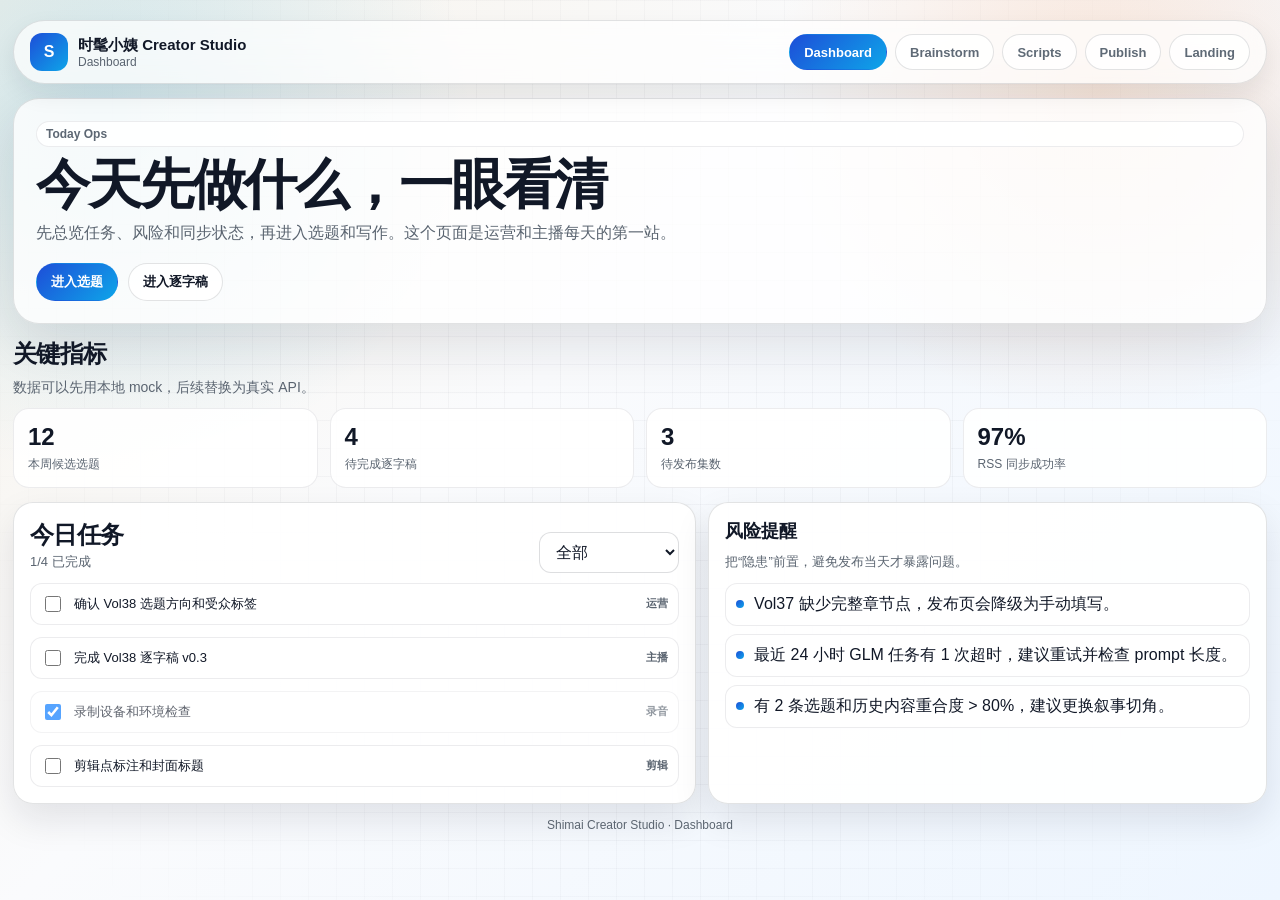
<file: index.html>
<!doctype html>
<html lang="zh-CN">
<head>
  <meta charset="utf-8" />
  <meta name="viewport" content="width=device-width, initial-scale=1" />
  <title>Podcast Creator</title>
  <meta http-equiv="refresh" content="0; url=shimai_creator_studio_app/pages/dashboard.html" />
</head>
<body>
  <p>Redirecting to <a href="shimai_creator_studio_app/pages/dashboard.html">Creator Studio Dashboard</a>...</p>
</body>
</html>
</file>
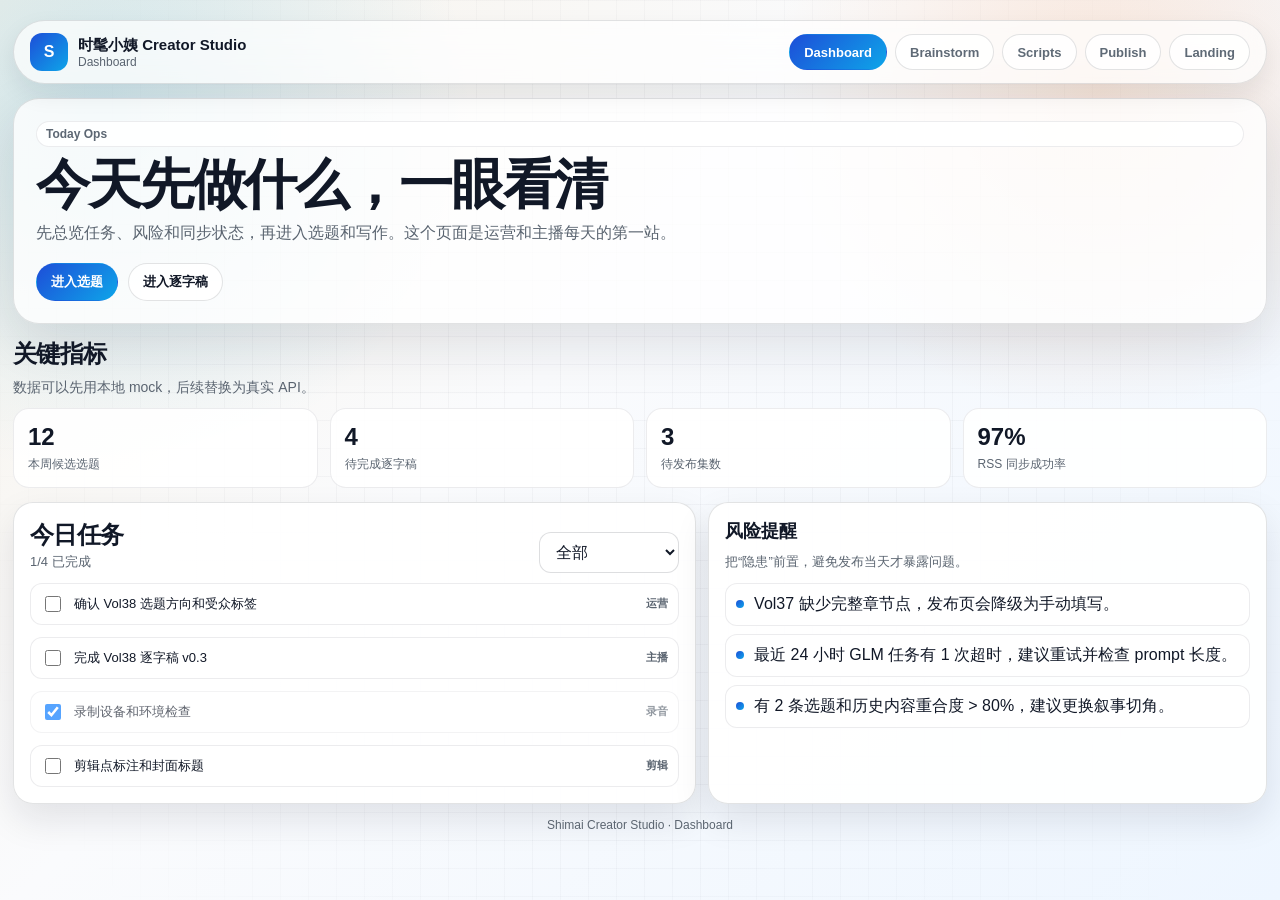
<file: shimai_creator_studio_app/index.html>
<!doctype html>
<html lang="zh-CN">
<head>
  <meta charset="utf-8" />
  <meta name="viewport" content="width=device-width, initial-scale=1" />
  <title>Shimai Creator Studio App</title>
  <meta http-equiv="refresh" content="0; url=pages/dashboard.html" />
</head>
<body>
  <p>Redirecting to <a href="pages/dashboard.html">Dashboard</a>...</p>
</body>
</html>
</file>
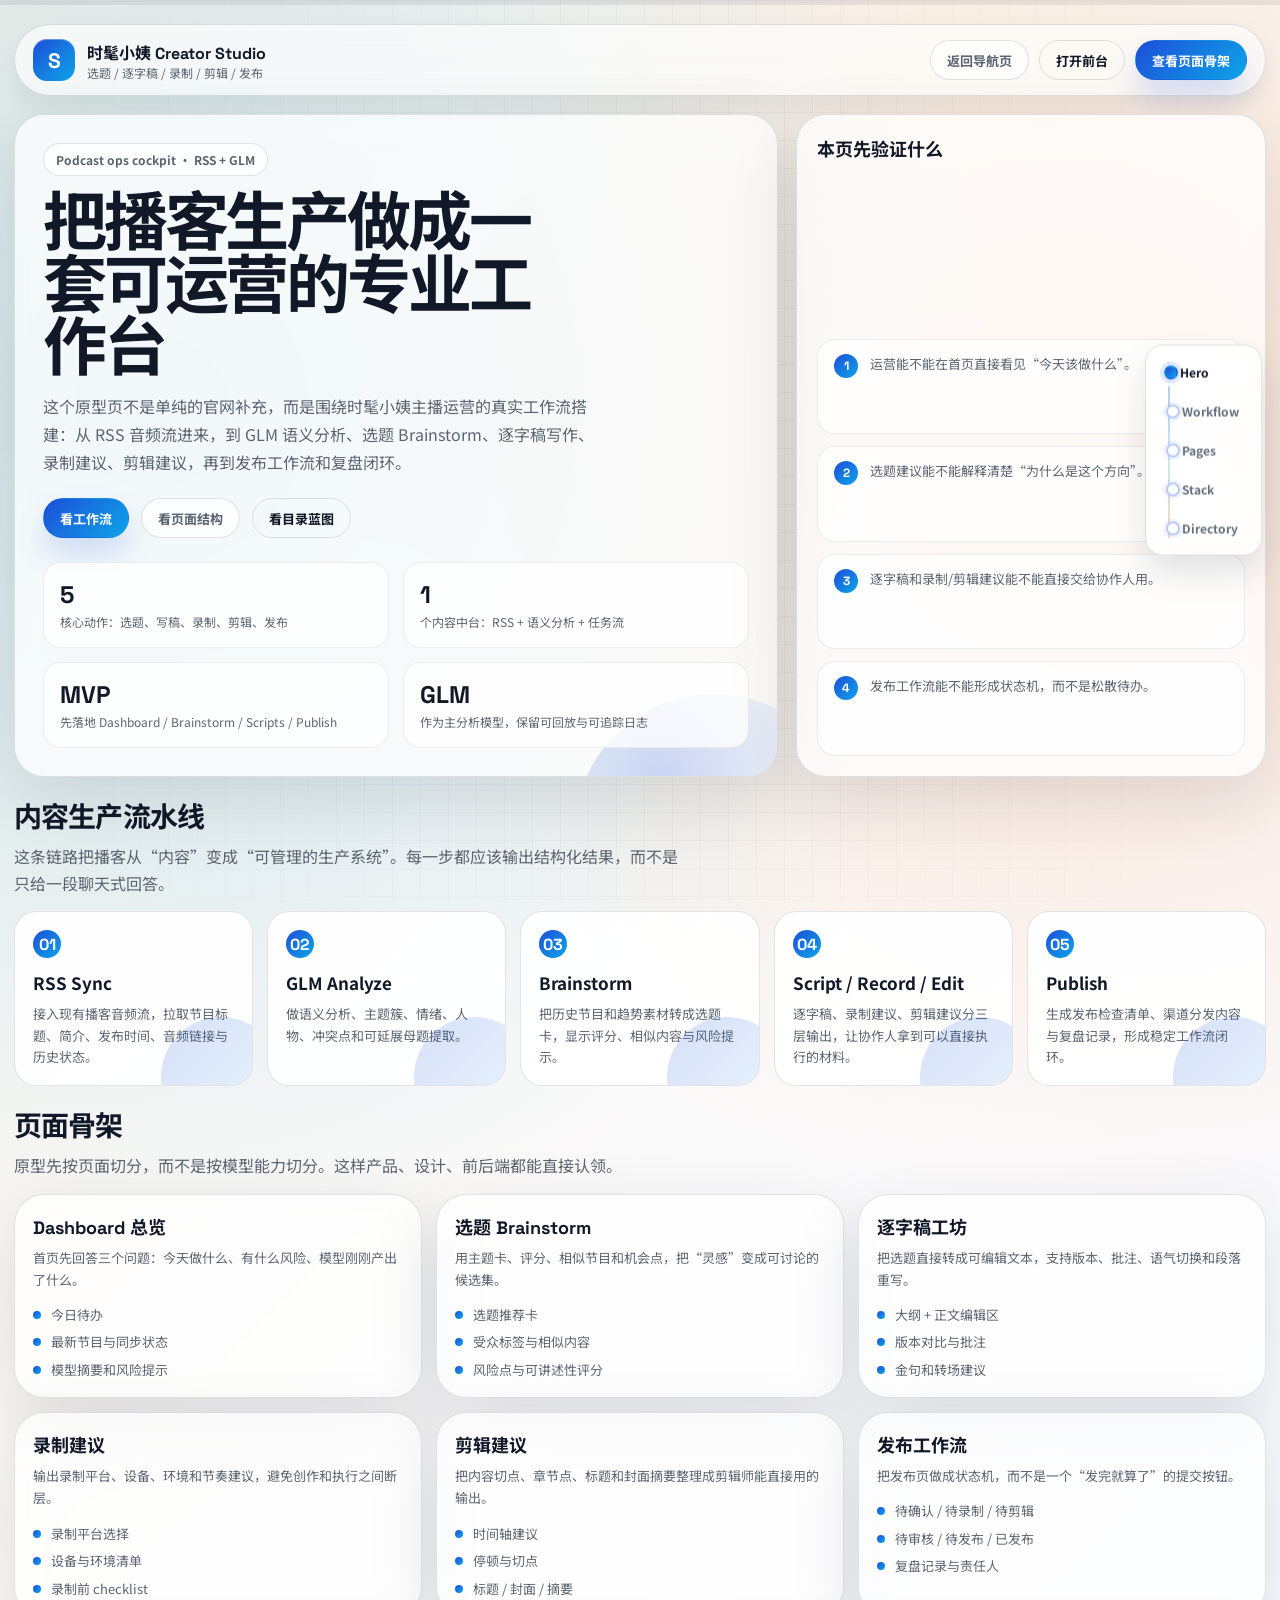
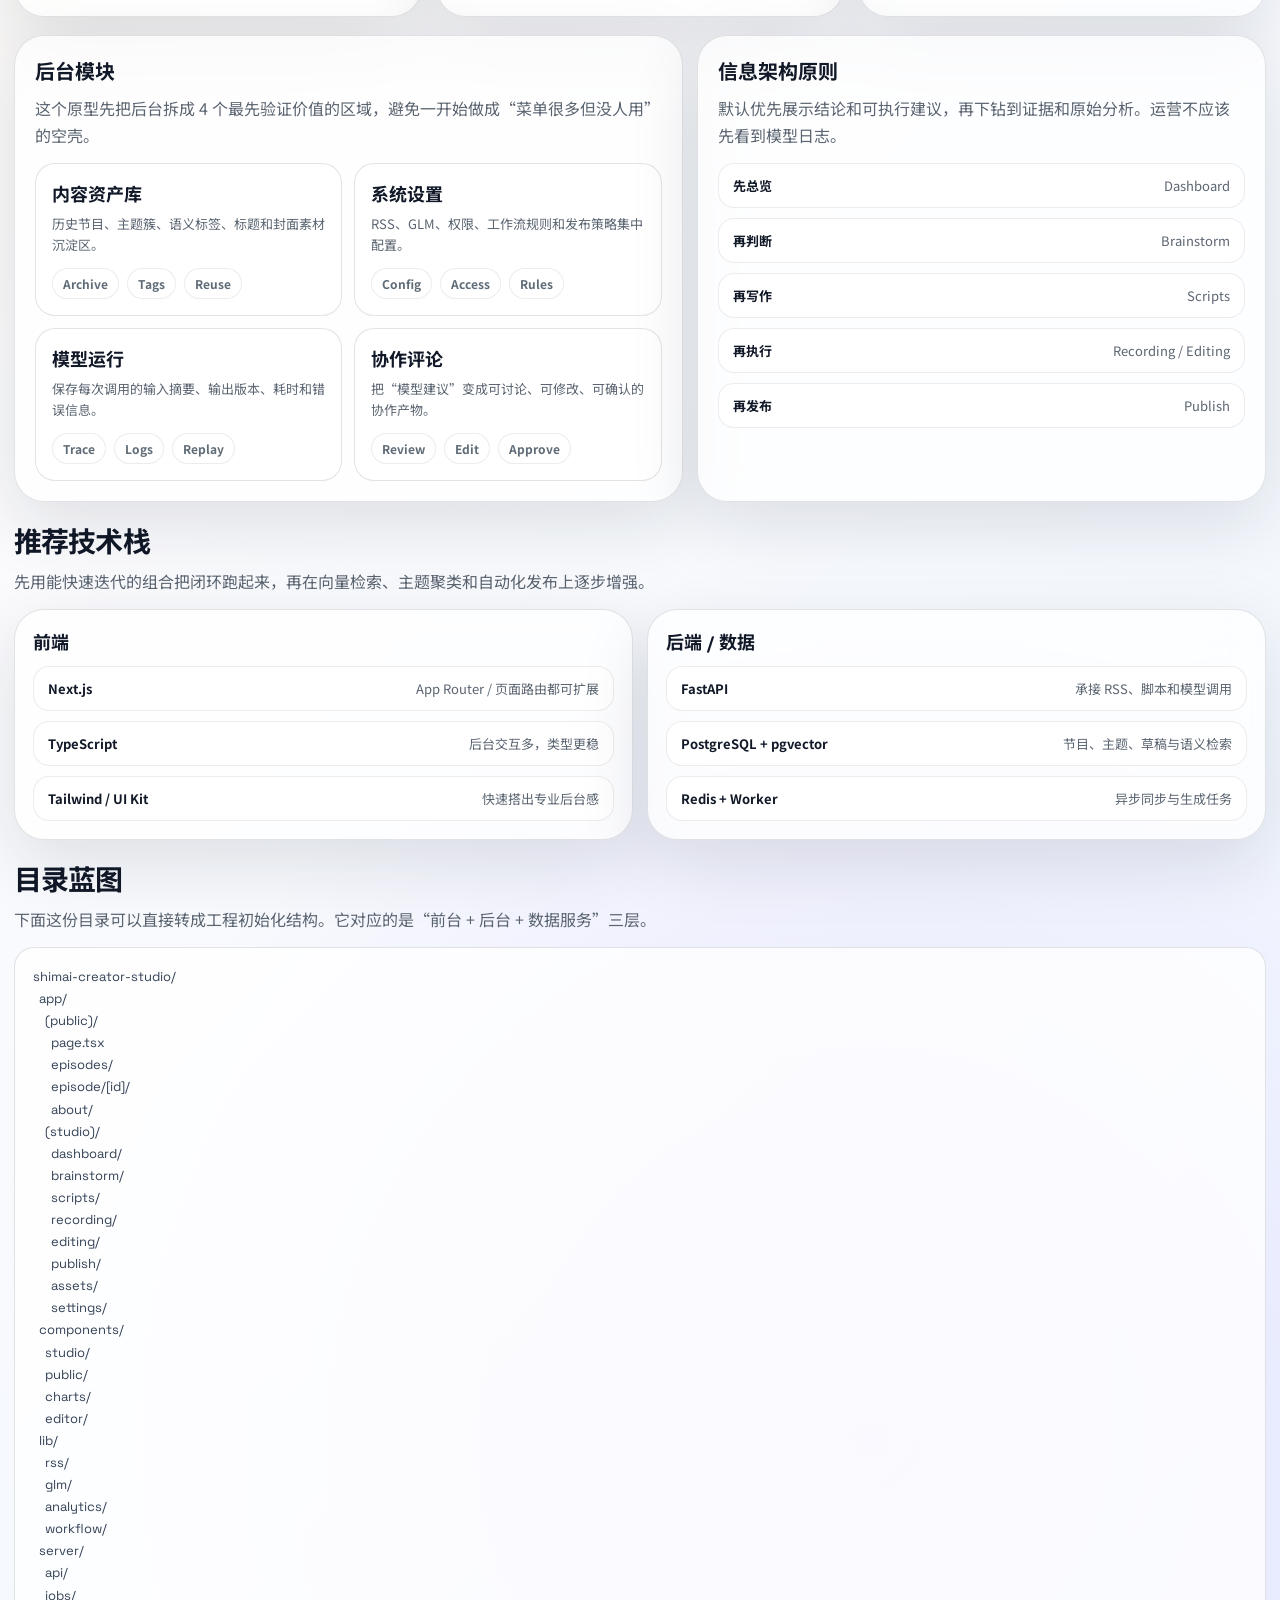
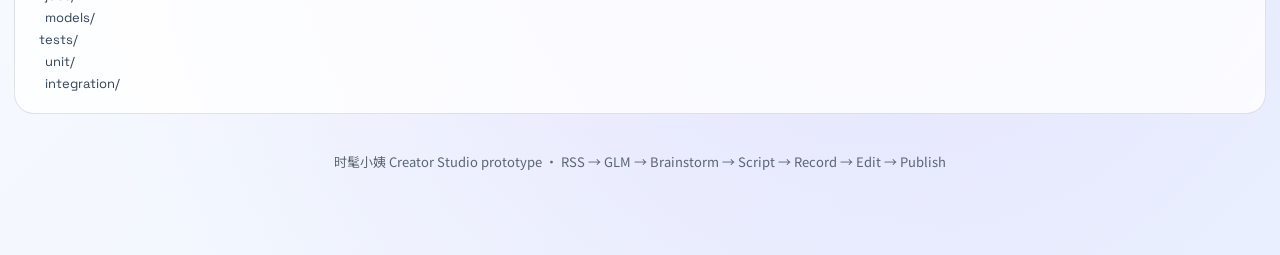
<file: shimai_creator_studio.html>
<!doctype html>
<html lang="zh-CN">
<head>
  <meta charset="utf-8" />
  <meta name="viewport" content="width=device-width, initial-scale=1" />
  <title>时髦小姨 Creator Studio</title>
  <link rel="preconnect" href="https://fonts.googleapis.com" />
  <link rel="preconnect" href="https://fonts.gstatic.com" crossorigin />
  <link href="https://fonts.googleapis.com/css2?family=Space+Grotesk:wght@400;500;700;800&family=Noto+Sans+SC:wght@400;500;700;900&display=swap" rel="stylesheet" />
  <style>
    :root {
      --bg: #f7f1e7;
      --bg-2: #eef6ff;
      --ink: #111827;
      --muted: #5b6571;
      --line: rgba(17, 24, 39, 0.12);
      --card: rgba(255, 255, 255, 0.72);
      --card-strong: rgba(255, 255, 255, 0.92);
      --blue: #1d4ed8;
      --cyan: #0ea5e9;
      --coral: #f97316;
      --violet: #8b5cf6;
      --shadow: 0 22px 70px rgba(17, 24, 39, 0.12);
      --radius-xl: 30px;
      --radius-lg: 22px;
      --radius-md: 16px;
    }

    * { box-sizing: border-box; }
    html { scroll-behavior: smooth; }
    body {
      margin: 0;
      color: var(--ink);
      font-family: "Noto Sans SC", "Microsoft YaHei", sans-serif;
      background:
        radial-gradient(circle at 12% 12%, rgba(14, 165, 233, 0.18), transparent 26%),
        radial-gradient(circle at 88% 14%, rgba(249, 115, 22, 0.16), transparent 24%),
        radial-gradient(circle at 68% 88%, rgba(139, 92, 246, 0.14), transparent 26%),
        linear-gradient(135deg, var(--bg) 0%, #fbfbfd 45%, var(--bg-2) 100%);
      min-height: 100vh;
    }
    body::before {
      content: "";
      position: fixed;
      inset: 0;
      background-image:
        linear-gradient(rgba(17, 24, 39, 0.03) 1px, transparent 1px),
        linear-gradient(90deg, rgba(17, 24, 39, 0.03) 1px, transparent 1px);
      background-size: 28px 28px;
      mask-image: radial-gradient(circle at center, black 48%, transparent 90%);
      pointer-events: none;
    }
    a { color: inherit; text-decoration: none; }
    .shell {
      width: min(1320px, calc(100% - 28px));
      margin: 0 auto;
      padding: 24px 0 64px;
      position: relative;
      z-index: 1;
    }
    .scroll-progress {
      position: fixed;
      inset: 0 0 auto 0;
      height: 5px;
      background: rgba(17, 24, 39, 0.08);
      z-index: 100;
      pointer-events: none;
    }
    .scroll-progress-bar {
      height: 100%;
      width: 0;
      background: linear-gradient(90deg, var(--blue), var(--cyan), var(--coral));
      box-shadow: 0 0 16px rgba(29, 78, 216, 0.45);
    }
    .timeline {
      position: fixed;
      right: 18px;
      top: 50%;
      transform: translateY(-50%);
      z-index: 60;
      display: grid;
      gap: 10px;
      padding: 12px;
      border-radius: 18px;
      border: 1px solid var(--line);
      background: rgba(255, 255, 255, 0.74);
      backdrop-filter: blur(12px);
      box-shadow: 0 18px 34px rgba(17, 24, 39, 0.12);
      max-width: 184px;
    }
    .timeline::before {
      content: "";
      position: absolute;
      left: 22px;
      top: 16px;
      bottom: 16px;
      width: 2px;
      border-radius: 999px;
      background: linear-gradient(180deg, rgba(29, 78, 216, 0.35), rgba(14, 165, 233, 0.25), rgba(249, 115, 22, 0.3));
    }
    .timeline a {
      position: relative;
      display: flex;
      align-items: center;
      gap: 10px;
      padding: 6px 10px 6px 24px;
      border-radius: 999px;
      font-size: 12px;
      font-weight: 700;
      color: #64707c;
      transition: transform 0.18s ease, background-color 0.18s ease, color 0.18s ease;
    }
    .timeline a::before {
      content: "";
      position: absolute;
      left: 8px;
      width: 10px;
      height: 10px;
      border-radius: 50%;
      border: 2px solid rgba(29, 78, 216, 0.3);
      background: #fff;
      box-shadow: 0 0 0 3px rgba(29, 78, 216, 0.06);
    }
    .timeline a.is-active {
      color: var(--ink);
      background: rgba(255, 255, 255, 0.88);
      transform: translateX(-2px);
    }
    .timeline a.is-active::before {
      border-color: transparent;
      background: linear-gradient(135deg, var(--blue), var(--cyan));
      box-shadow: 0 0 0 4px rgba(29, 78, 216, 0.12);
    }
    .topbar {
      display: flex;
      align-items: center;
      justify-content: space-between;
      gap: 16px;
      padding: 14px 18px;
      margin-bottom: 18px;
      border: 1px solid var(--line);
      border-radius: 999px;
      background: rgba(255, 255, 255, 0.64);
      backdrop-filter: blur(14px);
      box-shadow: 0 10px 24px rgba(17, 24, 39, 0.07);
      animation: rise-in 0.7s ease both;
    }
    .brand { display: flex; align-items: center; gap: 12px; min-width: 0; }
    .brand-mark {
      width: 42px;
      height: 42px;
      border-radius: 14px;
      background: linear-gradient(135deg, var(--blue), var(--cyan));
      position: relative;
      overflow: hidden;
      box-shadow: inset 0 1px 0 rgba(255, 255, 255, 0.34);
    }
    .brand-mark::after {
      content: "S";
      position: absolute;
      inset: 0;
      display: grid;
      place-items: center;
      font-family: "Space Grotesk", sans-serif;
      font-size: 21px;
      font-weight: 800;
      color: #fff;
    }
    .brand-copy strong,
    .hero h1,
    .section-head h2,
    .module-card h3,
    .page-card h3,
    .stack-card h3 {
      font-family: "Space Grotesk", "Noto Sans SC", sans-serif;
    }
    .brand-copy strong { display: block; font-size: 16px; }
    .brand-copy span { display: block; font-size: 12px; color: var(--muted); }
    .top-actions { display: flex; align-items: center; gap: 10px; flex-wrap: wrap; justify-content: flex-end; }
    .pill, .ghost, .primary {
      display: inline-flex;
      align-items: center;
      justify-content: center;
      gap: 8px;
      height: 40px;
      padding: 0 16px;
      border-radius: 999px;
      border: 1px solid var(--line);
      font-size: 13px;
      font-weight: 700;
      transition: transform 0.18s ease, box-shadow 0.18s ease, background-color 0.18s ease;
    }
    .pill { background: rgba(255, 255, 255, 0.72); color: var(--muted); }
    .ghost { background: transparent; color: var(--ink); }
    .primary { background: linear-gradient(135deg, var(--blue), var(--cyan)); color: #fff; border-color: transparent; box-shadow: 0 16px 30px rgba(29, 78, 216, 0.18); }
    .pill:hover, .ghost:hover, .primary:hover { transform: translateY(-1px); }

    .hero {
      display: grid;
      grid-template-columns: 1.4fr 0.86fr;
      gap: 18px;
      align-items: stretch;
      margin-bottom: 18px;
    }
    .hero-main, .hero-side, .panel, .module-card, .page-card, .stack-card {
      border: 1px solid var(--line);
      background: var(--card);
      backdrop-filter: blur(14px);
      box-shadow: var(--shadow);
      border-radius: var(--radius-xl);
    }
    .hero-main { padding: 28px; position: relative; overflow: hidden; }
    .hero-main::after {
      content: "";
      position: absolute;
      inset: auto -10% -30% auto;
      width: 280px;
      height: 280px;
      border-radius: 50%;
      background: radial-gradient(circle at 30% 30%, rgba(29, 78, 216, 0.22), rgba(14, 165, 233, 0.04) 62%, transparent 70%);
      pointer-events: none;
    }
    .eyebrow {
      display: inline-flex;
      align-items: center;
      gap: 8px;
      padding: 7px 12px;
      border-radius: 999px;
      background: rgba(255, 255, 255, 0.88);
      border: 1px solid var(--line);
      font-size: 12px;
      font-weight: 700;
      color: var(--muted);
    }
    .hero h1 {
      margin: 16px 0 12px;
      font-size: clamp(38px, 5vw, 66px);
      line-height: 0.98;
      letter-spacing: -0.05em;
      max-width: 12ch;
    }
    .hero p {
      margin: 0;
      color: var(--muted);
      font-size: 16px;
      line-height: 1.75;
      max-width: 62ch;
    }
    .hero-actions { display: flex; gap: 12px; flex-wrap: wrap; margin-top: 22px; }
    .hero-metrics {
      display: grid;
      gap: 14px;
      grid-template-columns: repeat(2, minmax(0, 1fr));
      margin-top: 24px;
      position: relative;
      z-index: 1;
    }
    .metric {
      padding: 16px;
      border-radius: 18px;
      background: rgba(255, 255, 255, 0.78);
      border: 1px solid rgba(17, 24, 39, 0.07);
    }
    .metric strong { display: block; font-size: 24px; font-family: "Space Grotesk", sans-serif; }
    .metric span { display: block; margin-top: 4px; color: var(--muted); font-size: 12px; line-height: 1.4; }
    .hero-side { padding: 20px; display: grid; gap: 14px; }
    .hero-side h3 { margin: 0; font-size: 18px; }
    .checklist {
      display: grid;
      gap: 12px;
      padding: 0;
      margin: 0;
      list-style: none;
    }
    .checklist li {
      padding: 14px 14px 14px 16px;
      border-radius: 18px;
      background: rgba(255, 255, 255, 0.8);
      border: 1px solid rgba(17, 24, 39, 0.08);
      display: flex;
      gap: 12px;
      align-items: flex-start;
    }
    .checklist b {
      min-width: 24px;
      height: 24px;
      border-radius: 50%;
      display: grid;
      place-items: center;
      background: linear-gradient(135deg, var(--blue), var(--cyan));
      color: #fff;
      font-size: 12px;
      font-family: "Space Grotesk", sans-serif;
    }
    .checklist span { color: var(--muted); font-size: 13px; line-height: 1.55; }

    .section { margin-top: 18px; }
    .section-head {
      display: flex;
      align-items: end;
      justify-content: space-between;
      gap: 16px;
      margin-bottom: 14px;
    }
    .section-head h2 { margin: 0; font-size: 28px; letter-spacing: -0.03em; }
    .section-head p { margin: 8px 0 0; color: var(--muted); max-width: 74ch; line-height: 1.7; }

    .pipeline {
      display: grid;
      grid-template-columns: repeat(5, minmax(0, 1fr));
      gap: 14px;
    }
    .pipeline-card {
      padding: 18px;
      border-radius: 22px;
      border: 1px solid var(--line);
      background: var(--card-strong);
      position: relative;
      overflow: hidden;
    }
    .pipeline-card::after {
      content: "";
      position: absolute;
      inset: auto -12% -30% auto;
      width: 120px;
      height: 120px;
      border-radius: 50%;
      background: linear-gradient(135deg, rgba(29, 78, 216, 0.18), rgba(14, 165, 233, 0.08));
    }
    .pipeline-card strong { display: block; font-size: 17px; margin-bottom: 8px; }
    .pipeline-card p { margin: 0; color: var(--muted); font-size: 13px; line-height: 1.65; }
    .pipeline-num { display: inline-flex; align-items: center; justify-content: center; width: 28px; height: 28px; border-radius: 999px; margin-bottom: 12px; background: linear-gradient(135deg, var(--blue), var(--cyan)); color: #fff; font-weight: 800; font-family: "Space Grotesk", sans-serif; }

    .grid-2 { display: grid; grid-template-columns: 1.08fr 0.92fr; gap: 14px; }
    .panel { padding: 20px; }
    .panel h3 { margin: 0 0 10px; font-size: 20px; }
    .panel p { margin: 0 0 14px; color: var(--muted); line-height: 1.7; }
    .module-grid { display: grid; grid-template-columns: repeat(2, minmax(0, 1fr)); gap: 12px; }
    .module-card {
      padding: 16px;
      border-radius: 20px;
      background: rgba(255, 255, 255, 0.8);
      box-shadow: none;
    }
    .module-card h3 { margin: 0 0 8px; font-size: 18px; }
    .module-card p { margin: 0; color: var(--muted); font-size: 13px; line-height: 1.6; }
    .tag-row { display: flex; flex-wrap: wrap; gap: 8px; margin-top: 12px; }
    .tag {
      padding: 6px 10px;
      border-radius: 999px;
      border: 1px solid rgba(17, 24, 39, 0.08);
      background: rgba(255, 255, 255, 0.82);
      font-size: 12px;
      font-weight: 700;
      color: #5f6b76;
    }

    .page-grid { display: grid; grid-template-columns: repeat(3, minmax(0, 1fr)); gap: 14px; }
    .page-card { padding: 18px; }
    .page-card h3 { margin: 0 0 8px; font-size: 18px; }
    .page-card p { margin: 0; color: var(--muted); line-height: 1.7; font-size: 13px; }
    .page-card ul { margin: 14px 0 0; padding: 0; list-style: none; display: grid; gap: 8px; }
    .page-card li {
      display: flex;
      gap: 10px;
      align-items: flex-start;
      color: var(--muted);
      font-size: 13px;
      line-height: 1.5;
    }
    .page-card li::before {
      content: "";
      width: 8px;
      height: 8px;
      margin-top: 6px;
      border-radius: 50%;
      background: linear-gradient(135deg, var(--blue), var(--cyan));
      flex: none;
    }

    .stack-grid { display: grid; grid-template-columns: 1fr 1fr; gap: 14px; }
    .stack-card { padding: 18px; }
    .stack-card h3 { margin: 0 0 12px; font-size: 18px; }
    .stack-list { display: grid; gap: 10px; }
    .stack-item {
      display: flex;
      align-items: center;
      justify-content: space-between;
      gap: 12px;
      padding: 12px 14px;
      border-radius: 16px;
      background: rgba(255, 255, 255, 0.82);
      border: 1px solid rgba(17, 24, 39, 0.08);
      font-size: 13px;
    }
    .stack-item span { color: var(--muted); }

    .directory {
      padding: 18px;
      border-radius: 20px;
      border: 1px solid var(--line);
      background: rgba(255, 255, 255, 0.8);
      font-family: "Space Grotesk", monospace;
      color: #334155;
      overflow: auto;
      font-size: 13px;
      line-height: 1.7;
      white-space: pre;
    }
    .footer {
      margin-top: 18px;
      padding: 20px;
      text-align: center;
      color: var(--muted);
      font-size: 13px;
    }

    @keyframes rise-in {
      from { opacity: 0; transform: translateY(10px); }
      to { opacity: 1; transform: translateY(0); }
    }

    @media (max-width: 1180px) {
      .timeline { display: none; }
      .hero, .grid-2, .stack-grid { grid-template-columns: 1fr; }
      .pipeline { grid-template-columns: repeat(2, minmax(0, 1fr)); }
      .page-grid { grid-template-columns: repeat(2, minmax(0, 1fr)); }
    }
    @media (max-width: 720px) {
      .shell { width: min(100% - 18px, 1320px); padding-top: 12px; }
      .topbar { border-radius: 28px; align-items: flex-start; flex-direction: column; }
      .hero-main { padding: 22px; }
      .hero h1 { max-width: none; }
      .hero-metrics, .pipeline, .module-grid, .page-grid { grid-template-columns: 1fr; }
      .section-head { align-items: start; flex-direction: column; }
    }
  </style>
</head>
<body>
  <div class="scroll-progress"><div class="scroll-progress-bar" id="progressBar"></div></div>

  <nav class="timeline" aria-label="页面导航">
    <a href="#hero" data-anchor="hero" class="is-active">Hero</a>
    <a href="#pipeline" data-anchor="pipeline">Workflow</a>
    <a href="#pages" data-anchor="pages">Pages</a>
    <a href="#stack" data-anchor="stack">Stack</a>
    <a href="#directory" data-anchor="directory">Directory</a>
  </nav>

  <div class="shell">
    <header class="topbar">
      <div class="brand">
        <div class="brand-mark" aria-hidden="true"></div>
        <div class="brand-copy">
          <strong>时髦小姨 Creator Studio</strong>
          <span>选题 / 逐字稿 / 录制 / 剪辑 / 发布</span>
        </div>
      </div>
      <div class="top-actions">
        <a class="pill" href="index.html">返回导航页</a>
        <a class="ghost" href="https://ttoriaa.github.io/shimai-podcast-site/index.html?lang=zh#home" target="_blank" rel="noreferrer">打开前台</a>
        <a class="primary" href="#pages">查看页面骨架</a>
      </div>
    </header>

    <section class="hero" id="hero">
      <div class="hero-main">
        <div class="eyebrow">Podcast ops cockpit · RSS + GLM</div>
        <h1>把播客生产做成一套可运营的专业工作台</h1>
        <p>
          这个原型页不是单纯的官网补充，而是围绕时髦小姨主播运营的真实工作流搭建：从 RSS 音频流进来，到 GLM 语义分析、选题 Brainstorm、逐字稿写作、录制建议、剪辑建议，再到发布工作流和复盘闭环。
        </p>
        <div class="hero-actions">
          <a class="primary" href="#pipeline">看工作流</a>
          <a class="pill" href="#pages">看页面结构</a>
          <a class="ghost" href="#directory">看目录蓝图</a>
        </div>
        <div class="hero-metrics">
          <div class="metric"><strong>5</strong><span>核心动作：选题、写稿、录制、剪辑、发布</span></div>
          <div class="metric"><strong>1</strong><span>个内容中台：RSS + 语义分析 + 任务流</span></div>
          <div class="metric"><strong>MVP</strong><span>先落地 Dashboard / Brainstorm / Scripts / Publish</span></div>
          <div class="metric"><strong>GLM</strong><span>作为主分析模型，保留可回放与可追踪日志</span></div>
        </div>
      </div>
      <aside class="hero-side">
        <h3>本页先验证什么</h3>
        <ul class="checklist">
          <li><b>1</b><span>运营能不能在首页直接看见“今天该做什么”。</span></li>
          <li><b>2</b><span>选题建议能不能解释清楚“为什么是这个方向”。</span></li>
          <li><b>3</b><span>逐字稿和录制/剪辑建议能不能直接交给协作人用。</span></li>
          <li><b>4</b><span>发布工作流能不能形成状态机，而不是松散待办。</span></li>
        </ul>
      </aside>
    </section>

    <section class="section" id="pipeline">
      <div class="section-head">
        <div>
          <h2>内容生产流水线</h2>
          <p>这条链路把播客从“内容”变成“可管理的生产系统”。每一步都应该输出结构化结果，而不是只给一段聊天式回答。</p>
        </div>
      </div>
      <div class="pipeline">
        <article class="pipeline-card">
          <span class="pipeline-num">01</span>
          <strong>RSS Sync</strong>
          <p>接入现有播客音频流，拉取节目标题、简介、发布时间、音频链接与历史状态。</p>
        </article>
        <article class="pipeline-card">
          <span class="pipeline-num">02</span>
          <strong>GLM Analyze</strong>
          <p>做语义分析、主题簇、情绪、人物、冲突点和可延展母题提取。</p>
        </article>
        <article class="pipeline-card">
          <span class="pipeline-num">03</span>
          <strong>Brainstorm</strong>
          <p>把历史节目和趋势素材转成选题卡，显示评分、相似内容与风险提示。</p>
        </article>
        <article class="pipeline-card">
          <span class="pipeline-num">04</span>
          <strong>Script / Record / Edit</strong>
          <p>逐字稿、录制建议、剪辑建议分三层输出，让协作人拿到可以直接执行的材料。</p>
        </article>
        <article class="pipeline-card">
          <span class="pipeline-num">05</span>
          <strong>Publish</strong>
          <p>生成发布检查清单、渠道分发内容与复盘记录，形成稳定工作流闭环。</p>
        </article>
      </div>
    </section>

    <section class="section" id="pages">
      <div class="section-head">
        <div>
          <h2>页面骨架</h2>
          <p>原型先按页面切分，而不是按模型能力切分。这样产品、设计、前后端都能直接认领。</p>
        </div>
      </div>
      <div class="page-grid">
        <article class="page-card">
          <h3>Dashboard 总览</h3>
          <p>首页先回答三个问题：今天做什么、有什么风险、模型刚刚产出了什么。</p>
          <ul>
            <li>今日待办</li>
            <li>最新节目与同步状态</li>
            <li>模型摘要和风险提示</li>
          </ul>
        </article>
        <article class="page-card">
          <h3>选题 Brainstorm</h3>
          <p>用主题卡、评分、相似节目和机会点，把“灵感”变成可讨论的候选集。</p>
          <ul>
            <li>选题推荐卡</li>
            <li>受众标签与相似内容</li>
            <li>风险点与可讲述性评分</li>
          </ul>
        </article>
        <article class="page-card">
          <h3>逐字稿工坊</h3>
          <p>把选题直接转成可编辑文本，支持版本、批注、语气切换和段落重写。</p>
          <ul>
            <li>大纲 + 正文编辑区</li>
            <li>版本对比与批注</li>
            <li>金句和转场建议</li>
          </ul>
        </article>
        <article class="page-card">
          <h3>录制建议</h3>
          <p>输出录制平台、设备、环境和节奏建议，避免创作和执行之间断层。</p>
          <ul>
            <li>录制平台选择</li>
            <li>设备与环境清单</li>
            <li>录制前 checklist</li>
          </ul>
        </article>
        <article class="page-card">
          <h3>剪辑建议</h3>
          <p>把内容切点、章节点、标题和封面摘要整理成剪辑师能直接用的输出。</p>
          <ul>
            <li>时间轴建议</li>
            <li>停顿与切点</li>
            <li>标题 / 封面 / 摘要</li>
          </ul>
        </article>
        <article class="page-card">
          <h3>发布工作流</h3>
          <p>把发布页做成状态机，而不是一个“发完就算了”的提交按钮。</p>
          <ul>
            <li>待确认 / 待录制 / 待剪辑</li>
            <li>待审核 / 待发布 / 已发布</li>
            <li>复盘记录与责任人</li>
          </ul>
        </article>
      </div>
    </section>

    <section class="section">
      <div class="grid-2">
        <div class="panel">
          <h3>后台模块</h3>
          <p>这个原型先把后台拆成 4 个最先验证价值的区域，避免一开始做成“菜单很多但没人用”的空壳。</p>
          <div class="module-grid">
            <article class="module-card">
              <h3>内容资产库</h3>
              <p>历史节目、主题簇、语义标签、标题和封面素材沉淀区。</p>
              <div class="tag-row"><span class="tag">Archive</span><span class="tag">Tags</span><span class="tag">Reuse</span></div>
            </article>
            <article class="module-card">
              <h3>系统设置</h3>
              <p>RSS、GLM、权限、工作流规则和发布策略集中配置。</p>
              <div class="tag-row"><span class="tag">Config</span><span class="tag">Access</span><span class="tag">Rules</span></div>
            </article>
            <article class="module-card">
              <h3>模型运行</h3>
              <p>保存每次调用的输入摘要、输出版本、耗时和错误信息。</p>
              <div class="tag-row"><span class="tag">Trace</span><span class="tag">Logs</span><span class="tag">Replay</span></div>
            </article>
            <article class="module-card">
              <h3>协作评论</h3>
              <p>把“模型建议”变成可讨论、可修改、可确认的协作产物。</p>
              <div class="tag-row"><span class="tag">Review</span><span class="tag">Edit</span><span class="tag">Approve</span></div>
            </article>
          </div>
        </div>
        <div class="panel">
          <h3>信息架构原则</h3>
          <p>默认优先展示结论和可执行建议，再下钻到证据和原始分析。运营不应该先看到模型日志。</p>
          <div class="stack-list">
            <div class="stack-item"><strong>先总览</strong><span>Dashboard</span></div>
            <div class="stack-item"><strong>再判断</strong><span>Brainstorm</span></div>
            <div class="stack-item"><strong>再写作</strong><span>Scripts</span></div>
            <div class="stack-item"><strong>再执行</strong><span>Recording / Editing</span></div>
            <div class="stack-item"><strong>再发布</strong><span>Publish</span></div>
          </div>
        </div>
      </div>
    </section>

    <section class="section" id="stack">
      <div class="section-head">
        <div>
          <h2>推荐技术栈</h2>
          <p>先用能快速迭代的组合把闭环跑起来，再在向量检索、主题聚类和自动化发布上逐步增强。</p>
        </div>
      </div>
      <div class="stack-grid">
        <article class="stack-card">
          <h3>前端</h3>
          <div class="stack-list">
            <div class="stack-item"><strong>Next.js</strong><span>App Router / 页面路由都可扩展</span></div>
            <div class="stack-item"><strong>TypeScript</strong><span>后台交互多，类型更稳</span></div>
            <div class="stack-item"><strong>Tailwind / UI Kit</strong><span>快速搭出专业后台感</span></div>
          </div>
        </article>
        <article class="stack-card">
          <h3>后端 / 数据</h3>
          <div class="stack-list">
            <div class="stack-item"><strong>FastAPI</strong><span>承接 RSS、脚本和模型调用</span></div>
            <div class="stack-item"><strong>PostgreSQL + pgvector</strong><span>节目、主题、草稿与语义检索</span></div>
            <div class="stack-item"><strong>Redis + Worker</strong><span>异步同步与生成任务</span></div>
          </div>
        </article>
      </div>
    </section>

    <section class="section" id="directory">
      <div class="section-head">
        <div>
          <h2>目录蓝图</h2>
          <p>下面这份目录可以直接转成工程初始化结构。它对应的是“前台 + 后台 + 数据服务”三层。</p>
        </div>
      </div>
      <div class="directory">shimai-creator-studio/
  app/
    (public)/
      page.tsx
      episodes/
      episode/[id]/
      about/
    (studio)/
      dashboard/
      brainstorm/
      scripts/
      recording/
      editing/
      publish/
      assets/
      settings/
  components/
    studio/
    public/
    charts/
    editor/
  lib/
    rss/
    glm/
    analytics/
    workflow/
  server/
    api/
    jobs/
    models/
  tests/
    unit/
    integration/</div>
    </section>

    <footer class="footer">
      时髦小姨 Creator Studio prototype · RSS → GLM → Brainstorm → Script → Record → Edit → Publish
    </footer>
  </div>

  <script>
    const bar = document.getElementById('progressBar');
    const anchors = Array.from(document.querySelectorAll('.timeline a[data-anchor]'));
    const sections = anchors.map((anchor) => document.getElementById(anchor.dataset.anchor));

    function updateProgress() {
      const total = document.documentElement.scrollHeight - window.innerHeight;
      const progress = total > 0 ? (window.scrollY / total) * 100 : 0;
      bar.style.width = `${Math.max(0, Math.min(100, progress))}%`;
    }

    function updateActiveNav() {
      const midpoint = window.innerHeight * 0.35;
      let activeId = 'hero';
      sections.forEach((section) => {
        if (!section) return;
        const rect = section.getBoundingClientRect();
        if (rect.top <= midpoint) activeId = section.id;
      });
      anchors.forEach((anchor) => {
        anchor.classList.toggle('is-active', anchor.dataset.anchor === activeId);
      });
    }

    window.addEventListener('scroll', () => {
      updateProgress();
      updateActiveNav();
    }, { passive: true });
    updateProgress();
    updateActiveNav();
  </script>
</body>
</html>
</file>
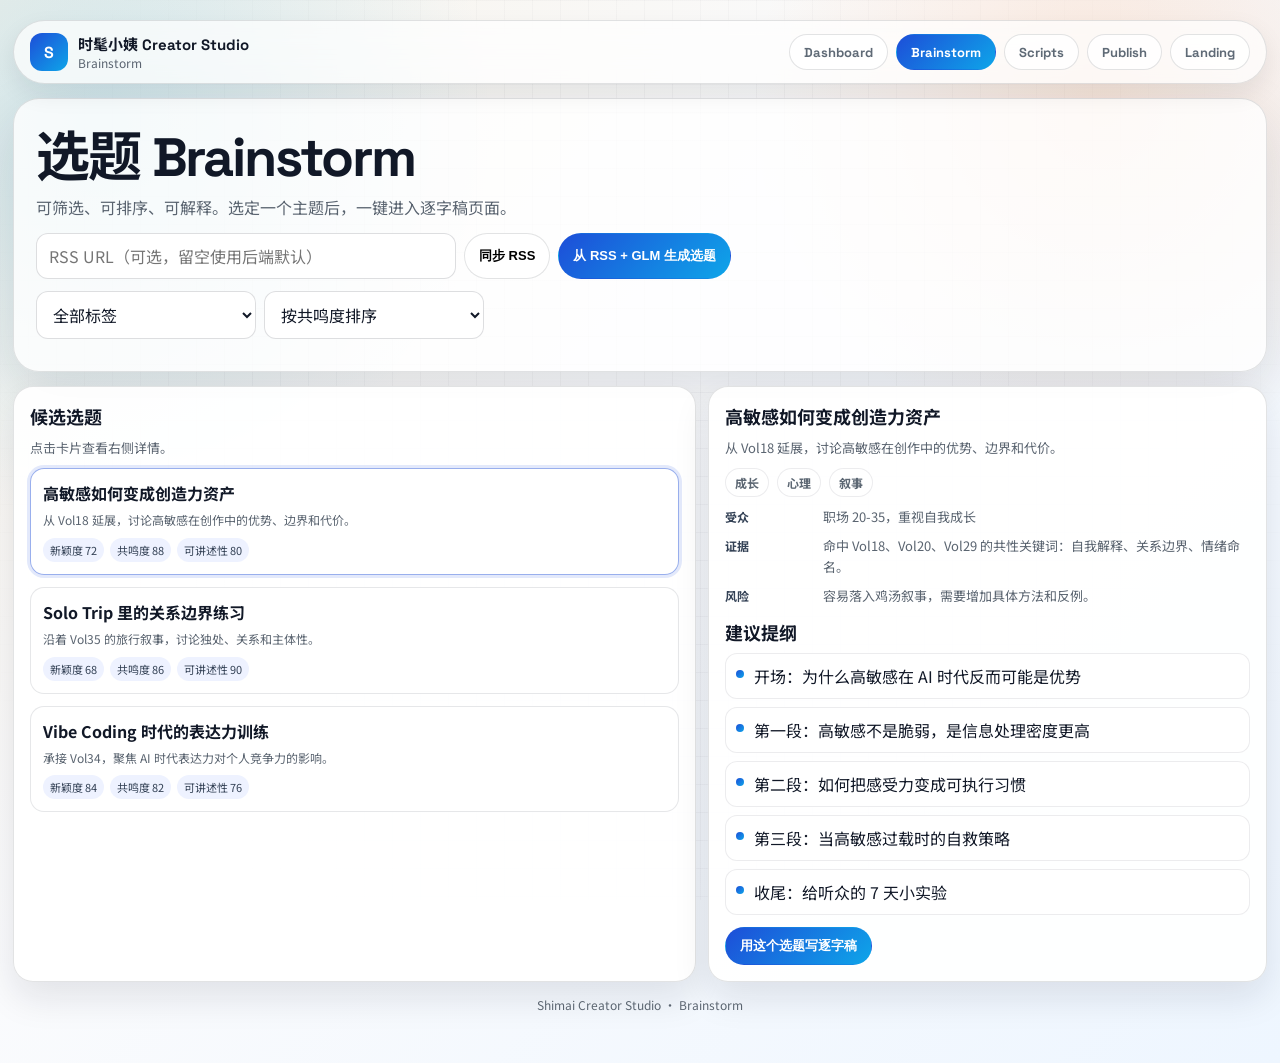
<file: shimai_creator_studio_app/pages/brainstorm.html>
<!doctype html>
<html lang="zh-CN">
<head>
  <meta charset="utf-8" />
  <meta name="viewport" content="width=device-width, initial-scale=1" />
  <title>Creator Studio - Brainstorm</title>
  <link rel="preconnect" href="https://fonts.googleapis.com" />
  <link rel="preconnect" href="https://fonts.gstatic.com" crossorigin />
  <link href="https://fonts.googleapis.com/css2?family=Space+Grotesk:wght@400;500;700;800&family=Noto+Sans+SC:wght@400;500;700;900&display=swap" rel="stylesheet" />
  <link rel="stylesheet" href="../assets/css/studio.css" />
</head>
<body>
  <div class="shell">
    <header class="topbar">
      <div class="brand">
        <div class="brand-mark">S</div>
        <div class="brand-copy">
          <strong>时髦小姨 Creator Studio</strong>
          <span>Brainstorm</span>
        </div>
      </div>
      <nav class="nav">
        <a class="nav-link" data-page="dashboard" href="dashboard.html">Dashboard</a>
        <a class="nav-link" data-page="brainstorm" href="brainstorm.html">Brainstorm</a>
        <a class="nav-link" data-page="scripts" href="scripts.html">Scripts</a>
        <a class="nav-link" data-page="publish" href="publish.html">Publish</a>
        <a class="nav-link" href="../../index.html">Landing</a>
      </nav>
    </header>

    <section class="hero">
      <h1 class="h1">选题 Brainstorm</h1>
      <p>可筛选、可排序、可解释。选定一个主题后，一键进入逐字稿页面。</p>
      <div class="toolbar" style="margin-top:12px;">
        <input id="rssUrlInput" class="input" style="max-width:420px;" placeholder="RSS URL（可选，留空使用后端默认）" />
        <button id="rssSyncBtn" class="btn" type="button">同步 RSS</button>
        <button id="generateTopicsBtn" class="btn primary" type="button">从 RSS + GLM 生成选题</button>
      </div>
      <p id="brainstormStatus" class="small" style="margin-top:8px;"></p>
      <div class="toolbar" style="margin-top:12px;">
        <select id="tagFilter" class="select" style="max-width:220px;">
          <option value="">全部标签</option>
        </select>
        <select id="sortBy" class="select" style="max-width:220px;">
          <option value="resonance">按共鸣度排序</option>
          <option value="novelty">按新颖度排序</option>
          <option value="story">按可讲述性排序</option>
        </select>
      </div>
    </section>

    <section class="section split">
      <article class="card">
        <h3>候选选题</h3>
        <p>点击卡片查看右侧详情。</p>
        <div id="topicList" class="grid" style="margin-top:10px;"></div>
      </article>

      <article class="card">
        <h3 id="topicTitle">-</h3>
        <p id="topicSummary"></p>
        <div id="topicBadges" class="badges"></div>
        <div class="kv" style="margin-top:10px;">
          <div class="row"><b>受众</b><span id="topicAudience"></span></div>
          <div class="row"><b>证据</b><span id="topicEvidence"></span></div>
          <div class="row"><b>风险</b><span id="topicRisk"></span></div>
        </div>
        <h3 style="margin-top:12px;">建议提纲</h3>
        <ul id="topicOutline" class="list"></ul>
        <div class="hero-actions" style="margin-top:12px;">
          <button class="btn primary" id="useTopicBtn" type="button">用这个选题写逐字稿</button>
        </div>
      </article>
    </section>

    <footer class="footer">Shimai Creator Studio · Brainstorm</footer>
  </div>

  <script src="../assets/js/studio-data.js"></script>
  <script src="../assets/js/studio-core.js"></script>
  <script src="../assets/js/brainstorm.js"></script>
</body>
</html>
</file>
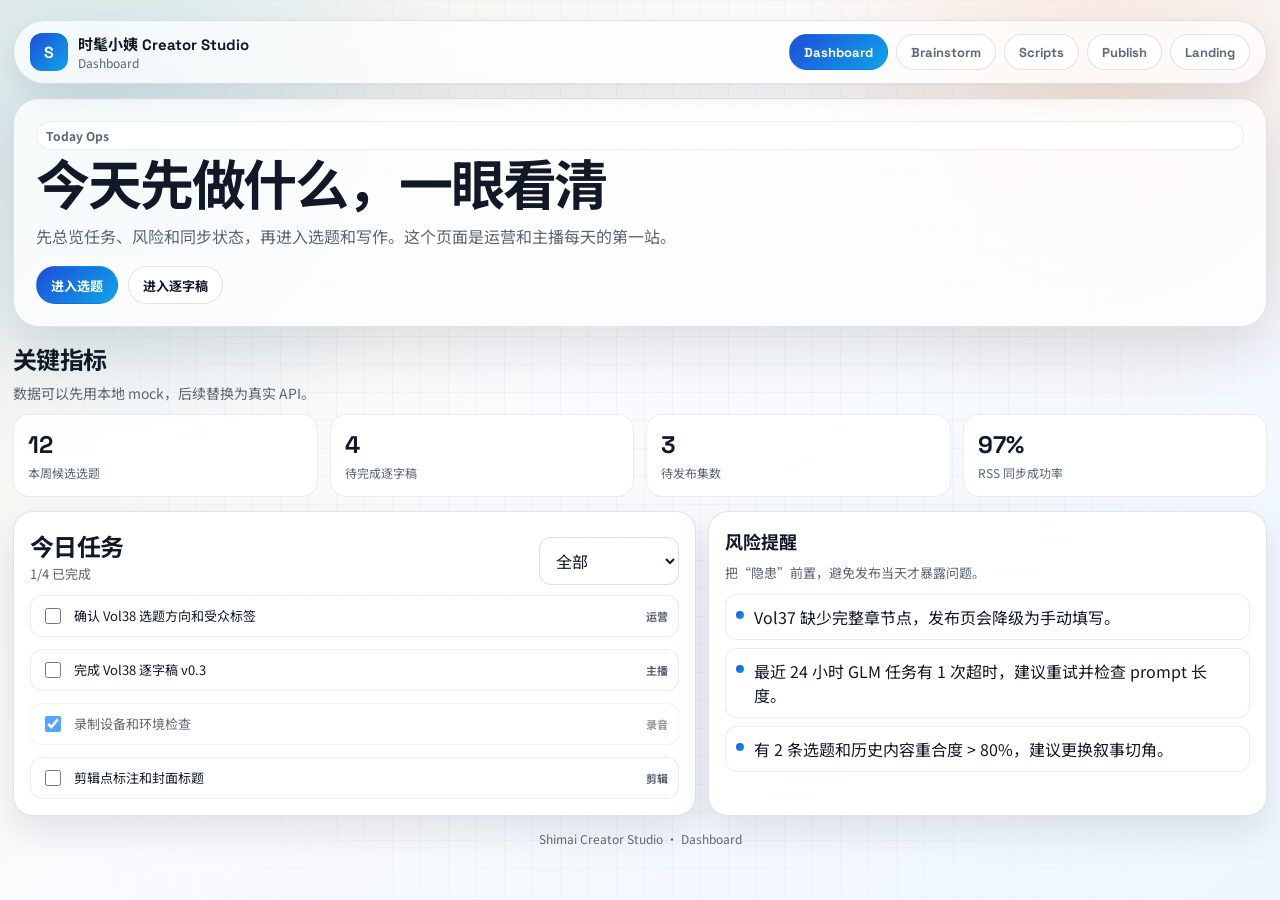
<file: shimai_creator_studio_app/pages/dashboard.html>
<!doctype html>
<html lang="zh-CN">
<head>
  <meta charset="utf-8" />
  <meta name="viewport" content="width=device-width, initial-scale=1" />
  <title>Creator Studio - Dashboard</title>
  <link rel="preconnect" href="https://fonts.googleapis.com" />
  <link rel="preconnect" href="https://fonts.gstatic.com" crossorigin />
  <link href="https://fonts.googleapis.com/css2?family=Space+Grotesk:wght@400;500;700;800&family=Noto+Sans+SC:wght@400;500;700;900&display=swap" rel="stylesheet" />
  <link rel="stylesheet" href="../assets/css/studio.css" />
</head>
<body>
  <div class="shell">
    <header class="topbar">
      <div class="brand">
        <div class="brand-mark">S</div>
        <div class="brand-copy">
          <strong>时髦小姨 Creator Studio</strong>
          <span>Dashboard</span>
        </div>
      </div>
      <nav class="nav">
        <a class="nav-link" data-page="dashboard" href="dashboard.html">Dashboard</a>
        <a class="nav-link" data-page="brainstorm" href="brainstorm.html">Brainstorm</a>
        <a class="nav-link" data-page="scripts" href="scripts.html">Scripts</a>
        <a class="nav-link" data-page="publish" href="publish.html">Publish</a>
        <a class="nav-link" href="../../index.html">Landing</a>
      </nav>
    </header>

    <section class="hero">
      <div class="badge">Today Ops</div>
      <h1 class="h1">今天先做什么，一眼看清</h1>
      <p>先总览任务、风险和同步状态，再进入选题和写作。这个页面是运营和主播每天的第一站。</p>
      <div class="hero-actions">
        <a class="btn primary" href="brainstorm.html">进入选题</a>
        <a class="btn" href="scripts.html">进入逐字稿</a>
      </div>
    </section>

    <section class="section">
      <div class="section-head">
        <div>
          <h2>关键指标</h2>
          <p>数据可以先用本地 mock，后续替换为真实 API。</p>
        </div>
      </div>
      <div id="metricsGrid" class="grid cols-4"></div>
    </section>

    <section class="section split">
      <article class="card">
        <div class="section-head">
          <div>
            <h2>今日任务</h2>
            <p id="taskCounter" class="small"></p>
          </div>
          <select id="taskFilter" class="select" style="max-width: 140px;">
            <option value="all">全部</option>
            <option value="todo">未完成</option>
            <option value="done">已完成</option>
          </select>
        </div>
        <div id="taskList" class="grid"></div>
      </article>

      <article class="card">
        <h3>风险提醒</h3>
        <p>把“隐患”前置，避免发布当天才暴露问题。</p>
        <ul id="riskList" class="list" style="margin-top:10px;"></ul>
      </article>
    </section>

    <footer class="footer">Shimai Creator Studio · Dashboard</footer>
  </div>

  <script src="../assets/js/studio-data.js"></script>
  <script src="../assets/js/studio-core.js"></script>
  <script src="../assets/js/dashboard.js"></script>
</body>
</html>
</file>
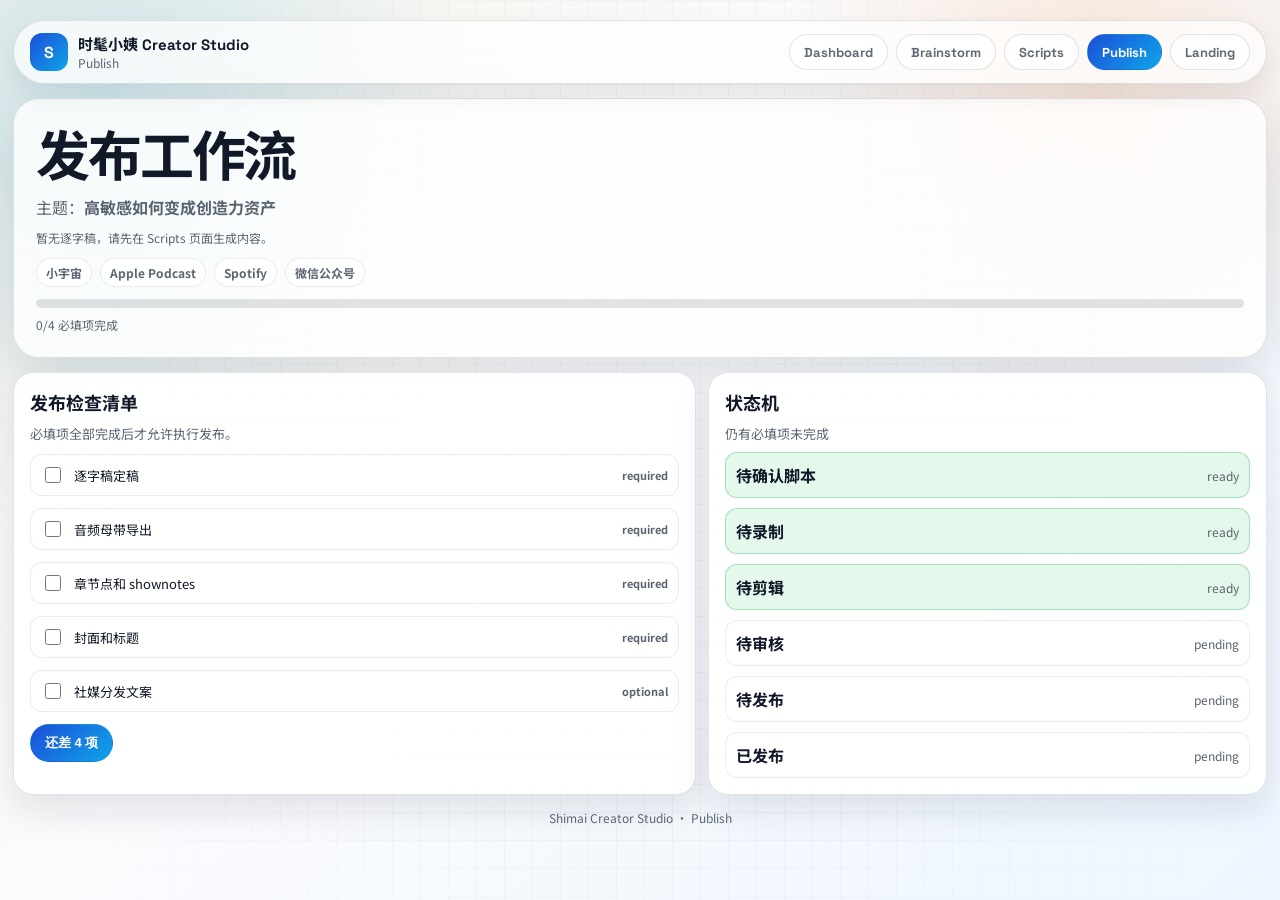
<file: shimai_creator_studio_app/pages/publish.html>
<!doctype html>
<html lang="zh-CN">
<head>
  <meta charset="utf-8" />
  <meta name="viewport" content="width=device-width, initial-scale=1" />
  <title>Creator Studio - Publish</title>
  <link rel="preconnect" href="https://fonts.googleapis.com" />
  <link rel="preconnect" href="https://fonts.gstatic.com" crossorigin />
  <link href="https://fonts.googleapis.com/css2?family=Space+Grotesk:wght@400;500;700;800&family=Noto+Sans+SC:wght@400;500;700;900&display=swap" rel="stylesheet" />
  <link rel="stylesheet" href="../assets/css/studio.css" />
</head>
<body>
  <div class="shell">
    <header class="topbar">
      <div class="brand">
        <div class="brand-mark">S</div>
        <div class="brand-copy">
          <strong>时髦小姨 Creator Studio</strong>
          <span>Publish</span>
        </div>
      </div>
      <nav class="nav">
        <a class="nav-link" data-page="dashboard" href="dashboard.html">Dashboard</a>
        <a class="nav-link" data-page="brainstorm" href="brainstorm.html">Brainstorm</a>
        <a class="nav-link" data-page="scripts" href="scripts.html">Scripts</a>
        <a class="nav-link" data-page="publish" href="publish.html">Publish</a>
        <a class="nav-link" href="../../index.html">Landing</a>
      </nav>
    </header>

    <section class="hero">
      <h1 class="h1">发布工作流</h1>
      <p>主题：<strong id="publishTopic">-</strong></p>
      <p class="small" id="metaSummary" style="margin-top:6px;"></p>
      <div id="channelList" class="badges"></div>
      <div style="margin-top:12px;">
        <div class="progress"><div class="progress-bar" id="publishProgress"></div></div>
        <p id="publishProgressText" class="small" style="margin-top:6px;"></p>
      </div>
    </section>

    <section class="section split">
      <article class="card">
        <h3>发布检查清单</h3>
        <p>必填项全部完成后才允许执行发布。</p>
        <div id="checklist" class="grid" style="margin-top:10px;"></div>
        <div class="hero-actions" style="margin-top:12px;">
          <button id="publishBtn" class="btn primary" type="button">执行发布</button>
        </div>
      </article>
      <article class="card">
        <h3>状态机</h3>
        <p id="finalState" class="small"></p>
        <div id="stateFlow" class="timeline-state" style="margin-top:8px;"></div>
      </article>
    </section>

    <footer class="footer">Shimai Creator Studio · Publish</footer>
  </div>

  <script src="../assets/js/studio-data.js"></script>
  <script src="../assets/js/studio-core.js"></script>
  <script src="../assets/js/publish.js"></script>
</body>
</html>
</file>
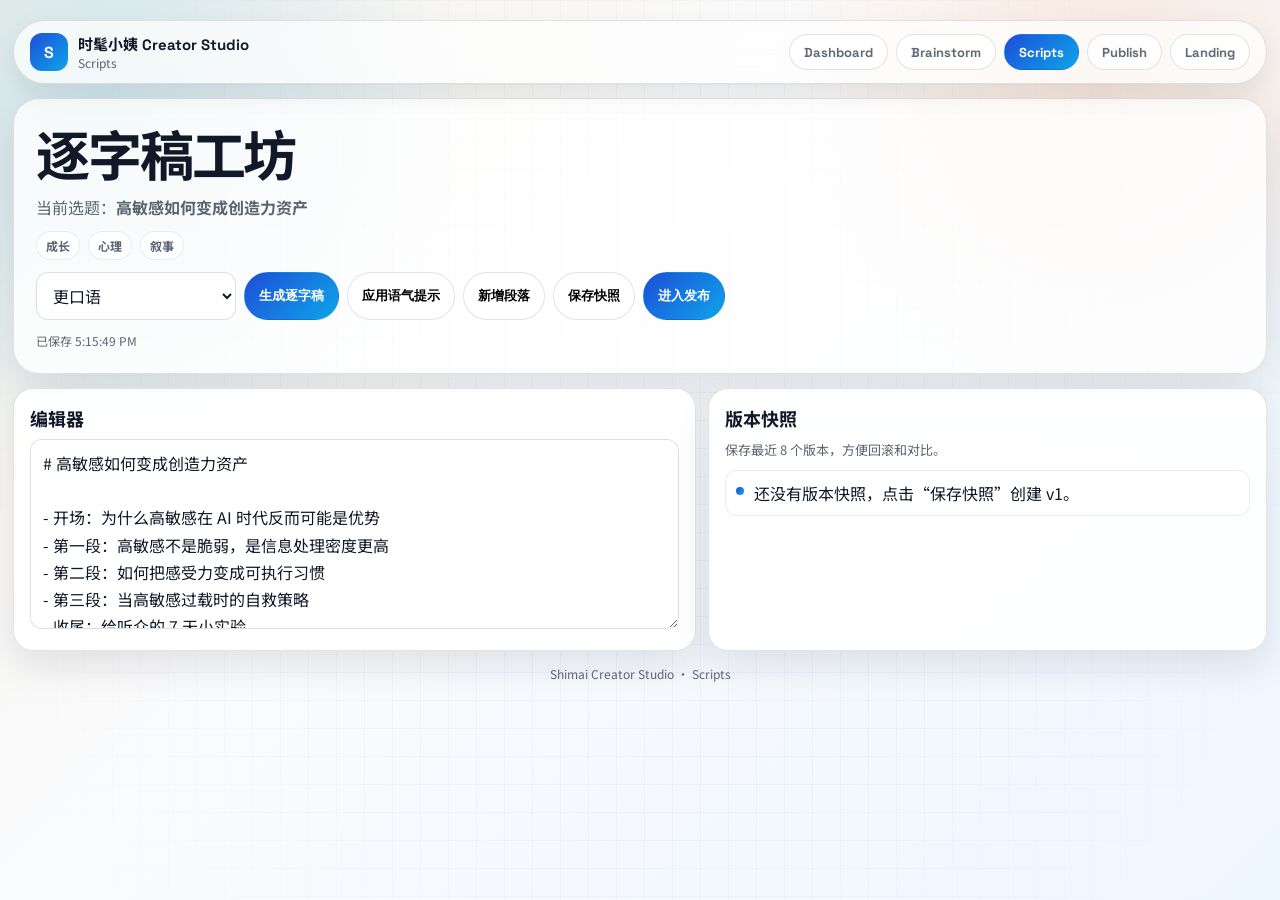
<file: shimai_creator_studio_app/pages/scripts.html>
<!doctype html>
<html lang="zh-CN">
<head>
  <meta charset="utf-8" />
  <meta name="viewport" content="width=device-width, initial-scale=1" />
  <title>Creator Studio - Scripts</title>
  <link rel="preconnect" href="https://fonts.googleapis.com" />
  <link rel="preconnect" href="https://fonts.gstatic.com" crossorigin />
  <link href="https://fonts.googleapis.com/css2?family=Space+Grotesk:wght@400;500;700;800&family=Noto+Sans+SC:wght@400;500;700;900&display=swap" rel="stylesheet" />
  <link rel="stylesheet" href="../assets/css/studio.css" />
</head>
<body>
  <div class="shell">
    <header class="topbar">
      <div class="brand">
        <div class="brand-mark">S</div>
        <div class="brand-copy">
          <strong>时髦小姨 Creator Studio</strong>
          <span>Scripts</span>
        </div>
      </div>
      <nav class="nav">
        <a class="nav-link" data-page="dashboard" href="dashboard.html">Dashboard</a>
        <a class="nav-link" data-page="brainstorm" href="brainstorm.html">Brainstorm</a>
        <a class="nav-link" data-page="scripts" href="scripts.html">Scripts</a>
        <a class="nav-link" data-page="publish" href="publish.html">Publish</a>
        <a class="nav-link" href="../../index.html">Landing</a>
      </nav>
    </header>

    <section class="hero">
      <h1 class="h1">逐字稿工坊</h1>
      <p>当前选题：<strong id="scriptTopic">-</strong></p>
      <div id="scriptTags" class="badges"></div>
      <div class="toolbar" style="margin-top:12px;">
        <select id="toneSelect" class="select" style="max-width:200px;">
          <option value="casual">更口语</option>
          <option value="professional">更结构化</option>
          <option value="warm">更温暖</option>
        </select>
        <button id="generateDraftBtn" class="btn primary" type="button">生成逐字稿</button>
        <button id="toneApplyBtn" class="btn" type="button">应用语气提示</button>
        <button id="addBlockBtn" class="btn" type="button">新增段落</button>
        <button id="snapshotBtn" class="btn" type="button">保存快照</button>
        <button id="toPublishBtn" class="btn primary" type="button">进入发布</button>
      </div>
      <p id="saveStatus" class="small" style="margin-top:8px;"></p>
      <p id="modelStatus" class="small"></p>
    </section>

    <section class="section split">
      <article class="card">
        <h3>编辑器</h3>
        <textarea id="scriptEditor" class="textarea"></textarea>
      </article>
      <article class="card">
        <h3>版本快照</h3>
        <p>保存最近 8 个版本，方便回滚和对比。</p>
        <ul id="versionList" class="list" style="margin-top:10px;"></ul>
      </article>
    </section>

    <footer class="footer">Shimai Creator Studio · Scripts</footer>
  </div>

  <script src="../assets/js/studio-data.js"></script>
  <script src="../assets/js/studio-core.js"></script>
  <script src="../assets/js/scripts.js"></script>
</body>
</html>
</file>
<file: shimai_creator_studio_app/assets/css/studio.css>
:root {
  --bg: #f7f2e9;
  --bg2: #eef6ff;
  --ink: #111827;
  --muted: #5a6470;
  --line: rgba(17, 24, 39, 0.12);
  --card: rgba(255, 255, 255, 0.78);
  --card-strong: rgba(255, 255, 255, 0.92);
  --blue: #1d4ed8;
  --cyan: #0ea5e9;
  --coral: #f97316;
  --violet: #8b5cf6;
  --ok: #16a34a;
  --warn: #ea580c;
  --shadow: 0 20px 56px rgba(17, 24, 39, 0.12);
  --r-xl: 26px;
  --r-lg: 20px;
  --r-md: 14px;
}

* { box-sizing: border-box; }
html, body { margin: 0; padding: 0; }
body {
  color: var(--ink);
  font-family: "Noto Sans SC", "Microsoft YaHei", sans-serif;
  background:
    radial-gradient(circle at 8% 12%, rgba(14, 165, 233, 0.17), transparent 26%),
    radial-gradient(circle at 86% 10%, rgba(249, 115, 22, 0.15), transparent 24%),
    linear-gradient(135deg, var(--bg) 0%, #fafbfd 42%, var(--bg2) 100%);
  min-height: 100vh;
}
body::before {
  content: "";
  position: fixed;
  inset: 0;
  pointer-events: none;
  background-image:
    linear-gradient(rgba(17, 24, 39, 0.03) 1px, transparent 1px),
    linear-gradient(90deg, rgba(17, 24, 39, 0.03) 1px, transparent 1px);
  background-size: 28px 28px;
  mask-image: radial-gradient(circle at center, black 48%, transparent 90%);
}

a { color: inherit; text-decoration: none; }

.shell {
  width: min(1280px, calc(100% - 26px));
  margin: 0 auto;
  padding: 20px 0 50px;
  position: relative;
  z-index: 1;
}

.topbar {
  display: flex;
  align-items: center;
  justify-content: space-between;
  gap: 14px;
  padding: 12px 16px;
  border-radius: 999px;
  border: 1px solid var(--line);
  background: rgba(255, 255, 255, 0.7);
  backdrop-filter: blur(12px);
  box-shadow: 0 10px 24px rgba(17, 24, 39, 0.08);
  margin-bottom: 14px;
}
.brand {
  display: flex;
  align-items: center;
  gap: 10px;
  min-width: 0;
}
.brand-mark {
  width: 38px;
  height: 38px;
  border-radius: 12px;
  background: linear-gradient(135deg, var(--blue), var(--cyan));
  display: grid;
  place-items: center;
  color: #fff;
  font-weight: 800;
  font-family: "Space Grotesk", sans-serif;
}
.brand-copy strong,
.h1,
.section-head h2,
.card h3,
.metric strong,
.nav-link {
  font-family: "Space Grotesk", "Noto Sans SC", sans-serif;
}
.brand-copy strong { display: block; font-size: 15px; }
.brand-copy span { display: block; font-size: 12px; color: var(--muted); }

.nav { display: flex; flex-wrap: wrap; gap: 8px; justify-content: flex-end; }
.nav-link {
  border-radius: 999px;
  border: 1px solid var(--line);
  background: rgba(255, 255, 255, 0.84);
  height: 36px;
  padding: 0 14px;
  display: inline-flex;
  align-items: center;
  justify-content: center;
  font-size: 13px;
  font-weight: 700;
  color: #5f6a76;
}
.nav-link.active {
  color: #fff;
  border-color: transparent;
  background: linear-gradient(135deg, var(--blue), var(--cyan));
}

.hero {
  border-radius: var(--r-xl);
  border: 1px solid var(--line);
  background: var(--card);
  box-shadow: var(--shadow);
  padding: 22px;
}
.h1 {
  margin: 10px 0 8px;
  font-size: clamp(30px, 4.4vw, 54px);
  line-height: 1;
  letter-spacing: -0.04em;
}
.hero p { margin: 0; color: var(--muted); line-height: 1.75; }
.hero-actions { display: flex; flex-wrap: wrap; gap: 10px; margin-top: 16px; }
.btn {
  border-radius: 999px;
  border: 1px solid var(--line);
  background: rgba(255, 255, 255, 0.85);
  min-height: 38px;
  padding: 0 14px;
  display: inline-flex;
  align-items: center;
  justify-content: center;
  gap: 8px;
  font-size: 13px;
  font-weight: 700;
}
.btn.primary { color: #fff; border-color: transparent; background: linear-gradient(135deg, var(--blue), var(--cyan)); }

.section { margin-top: 14px; }
.section-head { display: flex; justify-content: space-between; align-items: flex-end; gap: 10px; margin-bottom: 10px; }
.section-head h2 { margin: 0; font-size: 24px; letter-spacing: -0.03em; }
.section-head p { margin: 6px 0 0; color: var(--muted); font-size: 14px; line-height: 1.6; }

.grid { display: grid; gap: 12px; }
.grid.cols-2 { grid-template-columns: repeat(2, minmax(0, 1fr)); }
.grid.cols-3 { grid-template-columns: repeat(3, minmax(0, 1fr)); }
.grid.cols-4 { grid-template-columns: repeat(4, minmax(0, 1fr)); }

.card {
  border-radius: var(--r-lg);
  border: 1px solid var(--line);
  background: var(--card-strong);
  box-shadow: 0 16px 36px rgba(17, 24, 39, 0.1);
  padding: 16px;
}
.card h3 { margin: 0 0 8px; font-size: 18px; }
.card p { margin: 0; color: var(--muted); line-height: 1.65; font-size: 13px; }

.metric {
  border-radius: 16px;
  border: 1px solid rgba(17, 24, 39, 0.08);
  background: rgba(255, 255, 255, 0.9);
  padding: 14px;
}
.metric strong { display: block; font-size: 24px; }
.metric span { display: block; color: var(--muted); font-size: 12px; margin-top: 4px; line-height: 1.5; }

.list {
  margin: 0;
  padding: 0;
  list-style: none;
  display: grid;
  gap: 8px;
}
.list li {
  display: flex;
  gap: 10px;
  align-items: flex-start;
  border: 1px solid rgba(17, 24, 39, 0.08);
  border-radius: 12px;
  background: rgba(255, 255, 255, 0.86);
  padding: 10px;
}
.list li::before {
  content: "";
  width: 8px;
  height: 8px;
  margin-top: 6px;
  border-radius: 50%;
  background: linear-gradient(135deg, var(--blue), var(--cyan));
  flex: none;
}

.badges { display: flex; flex-wrap: wrap; gap: 8px; margin-top: 10px; }
.badge {
  border-radius: 999px;
  border: 1px solid rgba(17, 24, 39, 0.08);
  background: rgba(255, 255, 255, 0.85);
  padding: 5px 9px;
  font-size: 12px;
  font-weight: 700;
  color: #5c6773;
}
.badge.ok { color: #0f6f2a; border-color: rgba(15, 111, 42, 0.18); background: rgba(34, 197, 94, 0.12); }
.badge.warn { color: #9a3412; border-color: rgba(154, 52, 18, 0.2); background: rgba(249, 115, 22, 0.14); }

.toolbar {
  display: flex;
  flex-wrap: wrap;
  gap: 8px;
  margin-bottom: 10px;
}
.input, .select, .textarea {
  width: 100%;
  border: 1px solid rgba(17, 24, 39, 0.14);
  border-radius: 12px;
  background: #fff;
  color: var(--ink);
  padding: 10px 12px;
  font: inherit;
}
.textarea { min-height: 190px; resize: vertical; line-height: 1.7; }
.small { font-size: 12px; color: var(--muted); }
.split { display: grid; grid-template-columns: 1.1fr 0.9fr; gap: 12px; }

.task-item {
  display: grid;
  grid-template-columns: auto 1fr auto;
  align-items: center;
  gap: 10px;
  padding: 9px 10px;
  border: 1px solid rgba(17, 24, 39, 0.08);
  border-radius: 12px;
  background: rgba(255, 255, 255, 0.86);
}
.task-item.done { opacity: 0.66; }
.task-item input { width: 16px; height: 16px; }
.task-item span { font-size: 13px; }
.task-item b { font-size: 11px; color: var(--muted); font-weight: 700; }

.topic-card {
  border: 1px solid rgba(17, 24, 39, 0.1);
  border-radius: 14px;
  background: rgba(255, 255, 255, 0.88);
  padding: 12px;
  cursor: pointer;
}
.topic-card.active {
  border-color: rgba(29, 78, 216, 0.45);
  box-shadow: 0 0 0 3px rgba(29, 78, 216, 0.12);
}
.topic-card h4 { margin: 0 0 6px; font-size: 16px; }
.topic-card p { margin: 0; font-size: 12px; color: var(--muted); line-height: 1.55; }
.score-row { display: flex; flex-wrap: wrap; gap: 6px; margin-top: 8px; }
.score { font-size: 11px; border-radius: 999px; padding: 4px 7px; background: #eef2ff; color: #334155; }

.kv { display: grid; gap: 8px; }
.kv .row {
  display: grid;
  grid-template-columns: 90px 1fr;
  gap: 8px;
  align-items: baseline;
}
.kv .row b { font-size: 12px; color: #334155; }
.kv .row span { font-size: 13px; color: var(--muted); line-height: 1.6; }

.progress {
  width: 100%;
  height: 9px;
  background: rgba(17, 24, 39, 0.12);
  border-radius: 999px;
  overflow: hidden;
}
.progress-bar {
  height: 100%;
  width: 0;
  background: linear-gradient(90deg, var(--blue), var(--cyan), var(--coral));
  transition: width 0.2s ease;
}

.timeline-state {
  display: grid;
  gap: 10px;
}
.state-item {
  border: 1px solid rgba(17, 24, 39, 0.08);
  border-radius: 12px;
  background: rgba(255, 255, 255, 0.86);
  padding: 10px;
  display: flex;
  align-items: center;
  justify-content: space-between;
  gap: 10px;
}
.state-item.done { border-color: rgba(22, 163, 74, 0.3); background: rgba(34, 197, 94, 0.12); }

.footer {
  margin-top: 14px;
  text-align: center;
  color: var(--muted);
  font-size: 12px;
}

@media (max-width: 1060px) {
  .grid.cols-4 { grid-template-columns: repeat(2, minmax(0, 1fr)); }
  .grid.cols-3 { grid-template-columns: repeat(2, minmax(0, 1fr)); }
  .split { grid-template-columns: 1fr; }
}
@media (max-width: 700px) {
  .shell { width: min(100% - 14px, 1280px); }
  .topbar { flex-direction: column; align-items: flex-start; border-radius: 22px; }
  .nav { justify-content: flex-start; }
  .grid.cols-4, .grid.cols-3, .grid.cols-2 { grid-template-columns: 1fr; }
}
</file>
